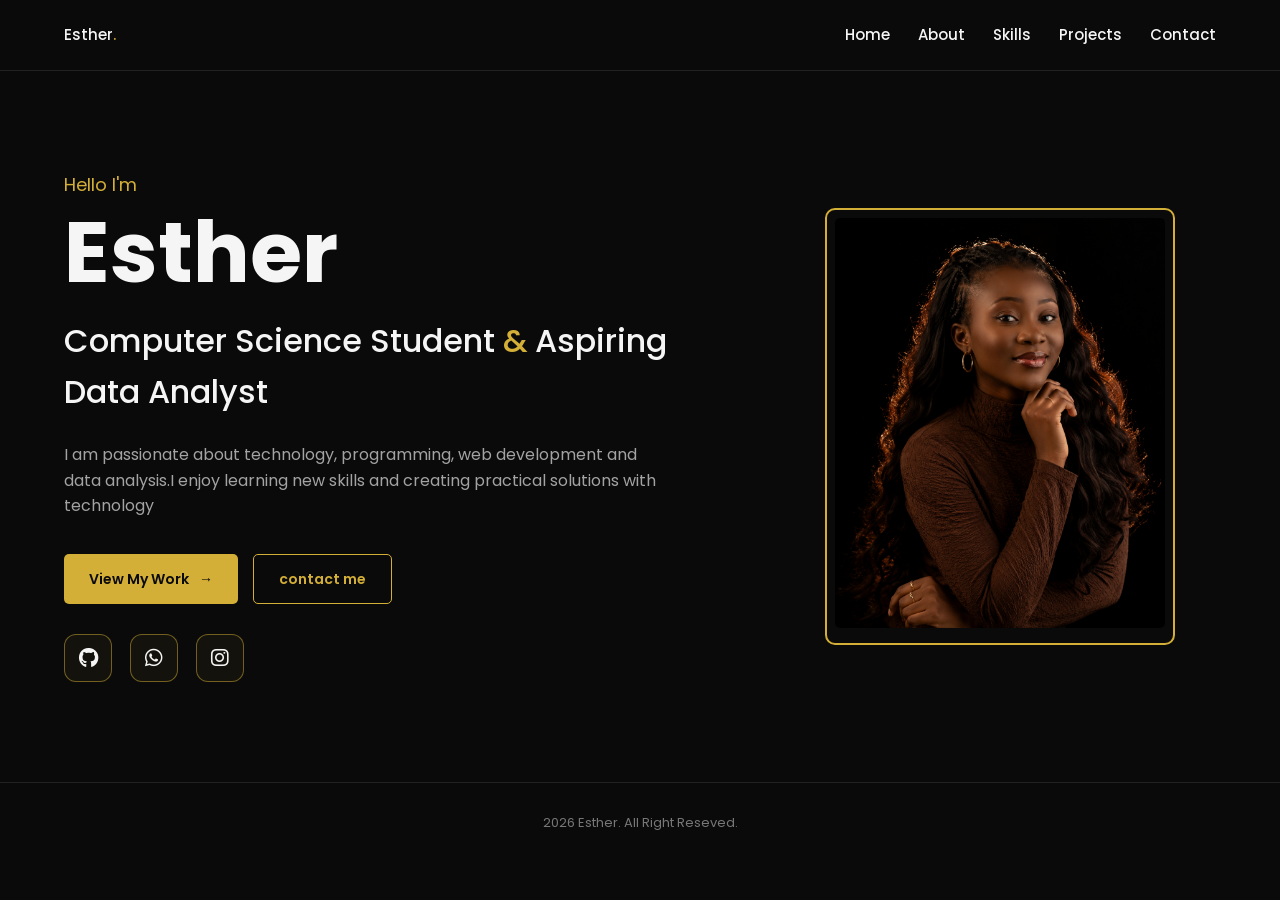
<file: index.html>
<!DOCTYPE html>
<html lang="en">
<head>
    <meta charset="UTF-8">
    <meta name="viewport" content="width=device-width, initial-scale=1.0">
    <title>Esther Computer Science Student</title>
    <!--Google Font-->
    <link rel="preconnect" href="https://fonts.googleapis.com">
    <link rel="preconnect" href="https://fonts.gstatic.com" crossorigin>
    <link href="https://fonts.googleapis.com/css2?family=Poppins:wght@300;400;500;600;700&display=swap" rel="stylesheet">
    <link rel="stylesheet" href="https://cdnjs.cloudflare.com/ajax/libs/font-awesome/6.5.2/css/all.min.css" crossorigin="anonymous" referrerpolicy="no-referrer">
    <!--CSS-->
    <link rel="stylesheet" href="style.css">
</head>
<body>
    <!--NAVIGATION-->
     <header class="header">
        <nav class="navbar">
            <a href="index.html" class="logo">Esther<span>.</span></a>
            <div class="nav-links" id="navLinks">
                    <a href="index.html">Home</a>
                    <a href="about.html">About</a>
                    <a href="skills.html">Skills</a>
                    <a href="projects.html">Projects</a>
                    <a href="contact.html">Contact</a>
            </div>
            <button class="menu-btn" id="menuBtn" aria-label="Toggle navigation menu" aria-controls="navLinks" aria-expanded="false">
                ≡
            </button>
        </nav>

    </header>
     <!--HOME-->
     
     <main>
        
        <section class="hero">
            <div class="hero-container">
                <!--Hero Text-->
                <div class="hero-content">
                    <p class="intro">Hello I'm</p>
                    <h1>Esther</h1>
                    <h2>Computer Science Student<span> & </span>Aspiring Data Analyst</h2>
                    <p class="hero-description">I am passionate about technology, programming, web development and data analysis.I enjoy learning new skills and creating practical solutions with technology</p>
                    <!--Buttons-->
                    <div class="hero-buttons">
                        <a href="projects.html" class="btn primary-btn">View My Work<span>→</span></a>
                        <a href="contact.html" class="btn outline-btn">contact me</a>

                    </div>
                    <!--social links-->
                    <div class="social-links">
                        <a href="https://github.com/" target="_blank" aria-label="GitHub"><i class="fa-brands fa-github"></i></a>
                        <a href="https://wa.me/" target="_blank" aria-label="WhatsApp"><i class="fa-brands fa-whatsapp"></i></a>
                        <a href="https://instagram.com/" target="_blank" aria-label="Instagram"><i class="fa-brands fa-instagram"></i></a>
                    </div>
                </div>
                <!--profile picture-->
                <div class="hero-image">
                    <div class="image-wrapper">
                        <img src="file_00000000ee8c81f4a57d13d362a2f679.png" alt="Esther's profile photo">
                    </div>
                </div>
            </div>
        </section>
 </main>
 <!--FOOTER-->
 <footer class="footer">
    <p>
        2026 Esther. All Right Reseved.
    </p>

 </footer>
 <!--JavaScript-->
 <script src="script.js"></script>
        
    
</body>
</html>
</file>
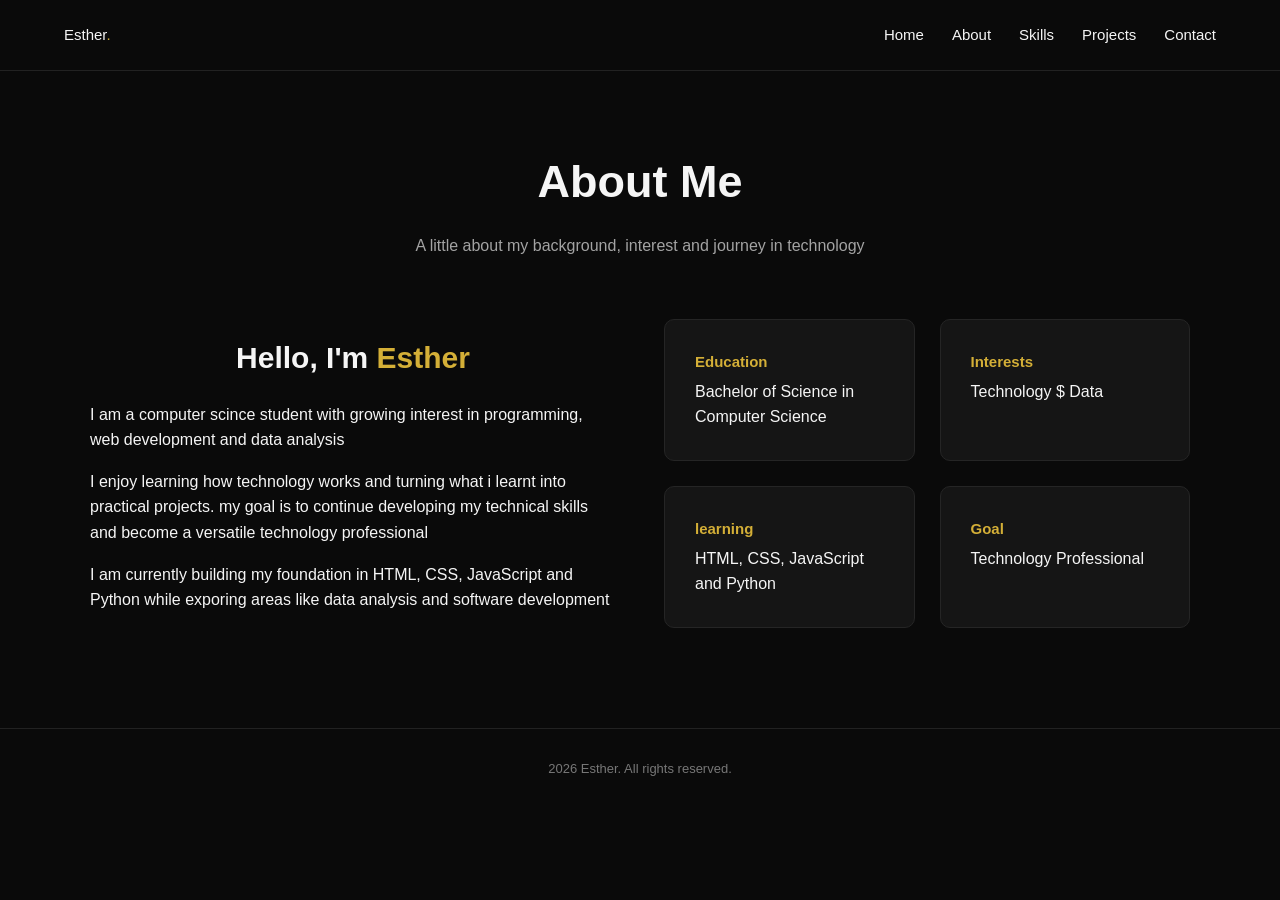
<file: about.html>
<!DOCTYPE html>
<html lang="en">
<head>
    <meta charset="UTF-8">
    <meta name="viewport" content="width=device-width, initial-scale=1.0">
    <title> About Esther</title>
    <link rel="preconnect" href="https://font.googleapis.com">
    <link rel="preconnect" href="https://font.gstatic.com" crossorigin>
    <links= href="https://fonts.googleapis.com/css2?family=Poppins:wght@300;400;500;600;700&display=swap"
    rel="stylesheet">
    <link rel="stylesheet" href="style.css">
</head>
<body class="about-page"> 
    <!--NAVIGATION-->
    <header class="header">
        <nav class="navbar">
            <a href="index.html" class="logo">Esther<span>.</span></a>
            <div class="nav-links" id="navLinks">
                    <a href="index.html">Home</a>
                    <a href="about.html">About</a>
                    <a href="skills.html">Skills</a>
                    <a href="projects.html">Projects</a>
                    <a href="contact.html">Contact</a>
            </div>
            <button class="menu-btn" id="menuBtn" aria-label="Toggle navigation menu" aria-controls="navLinks" aria-expanded="false">
                ≡
            </button>
        </nav>

    </header>
    <!--ABOUT-->
    <main>
    <section class="page-section">
        <h1 class=".page-tittle about-tittle">
            About <span>Me</span>
        </h1>
        <p class="about-intro">A little about my background, interest and journey in technology</p>
        <div class="about-grid">
            <div class="about-text">
                <h2>Hello, I'm <span>Esther</span></h2>
                <p>I am a computer scince student with growing interest in programming, web development and data analysis</p>
                <p> I enjoy learning how technology works and turning what i learnt into practical projects. my goal is to continue developing my technical skills and become a versatile technology professional</p>
                <p>I am currently building my foundation in HTML, CSS, JavaScript and Python while exporing areas like data analysis and software development</p>

            </div>
            <div class="about-info">
                <div class="info-box">
                    <h3>Education</h3>
                    <p>Bachelor of Science in Computer Science</p>
                </div>
                <div class="info-box">
                    <h3>Interests</h3>
                     <p>Technology $ Data</p>
                </div>
                <div class="info-box">
                    <h3>learning</h3>
                    <p> HTML, CSS, JavaScript and Python</p>
                </div>
                <div class="info-box">
                    <h3>
                        Goal
                    </h3>
                    <p> Technology Professional </p>

                </div>
            </div>
         </div>
    </section>
    </main>
    <footer class="footer">
    <p >
        2026 Esther. All rights reserved.
    </p>
    </footer>
    <script src="script.js"></script>
    
</body>
</html>
</file>
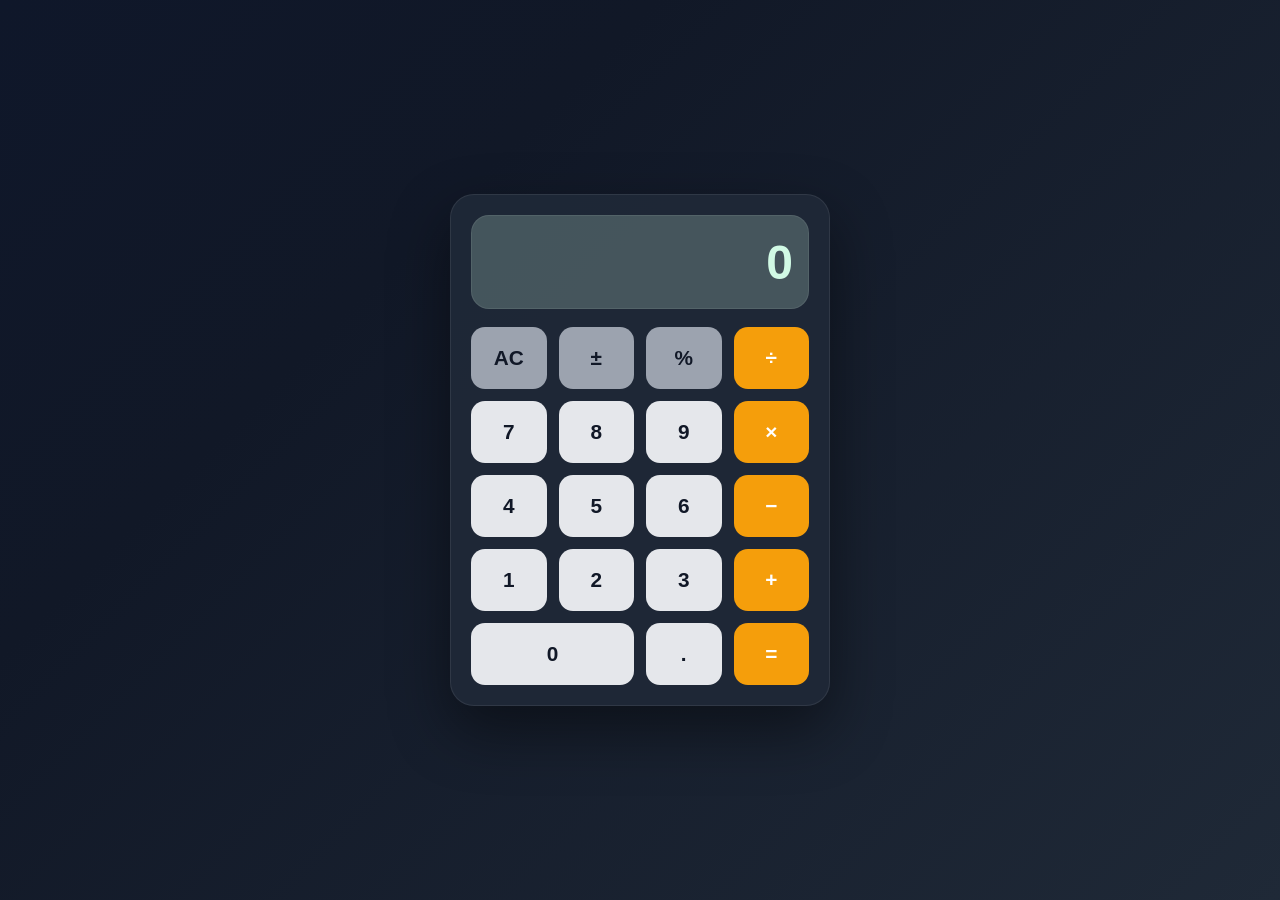
<file: calculator-sketch.html>
<!DOCTYPE html>
<html lang="en">
  <head>
    <meta charset="UTF-8" />
    <meta name="viewport" content="width=device-width, initial-scale=1.0" />
    <title>Calculator Sketch</title>
    <style>
      :root {
        --bg: #111827;
        --panel: #1f2937;
        --panel-alt: #374151;
        --button: #e5e7eb;
        --button-operator: #f59e0b;
        --button-action: #9ca3af;
        --display: #d1fae5;
        --text: #f9fafb;
        --text-dark: #111827;
      }

      * { box-sizing: border-box; }

      body {
        margin: 0;
        min-height: 100vh;
        display: grid;
        place-items: center;
        background: linear-gradient(135deg, #0f172a, #111827 30%, #1f2937);
        font-family: Arial, Helvetica, sans-serif;
      }

      .calculator {
        width: min(92vw, 380px);
        background: rgba(31, 41, 55, 0.95);
        border: 1px solid rgba(255,255,255,0.08);
        border-radius: 24px;
        padding: 20px;
        box-shadow: 0 24px 60px rgba(0,0,0,0.45);
      }

      .display {
        min-height: 94px;
        background: rgba(209, 250, 229, 0.22);
        border: 1px solid rgba(255,255,255,0.08);
        border-radius: 18px;
        display: flex;
        align-items: flex-end;
        justify-content: flex-end;
        padding: 18px 14px;
        margin-bottom: 18px;
        color: var(--display);
        font-size: clamp(2rem, 4vw, 3rem);
        font-weight: 700;
        letter-spacing: 1px;
        overflow: hidden;
      }

      .keys {
        display: grid;
        grid-template-columns: repeat(4, 1fr);
        gap: 12px;
      }

      button {
        appearance: none;
        border: none;
        border-radius: 14px;
        height: 62px;
        font-size: 1.3rem;
        font-weight: 700;
        cursor: pointer;
        transition: transform 0.12s ease, filter 0.12s ease;
      }

      button:hover {
        filter: brightness(1.04);
      }

      button:active {
        transform: translateY(1px) scale(0.99);
      }

      .digit, .decimal {
        background: var(--button);
        color: var(--text-dark);
      }

      .operator {
        background: var(--button-operator);
        color: #fff;
      }

      .action {
        background: var(--button-action);
        color: var(--text-dark);
      }

      .zero {
        grid-column: span 2;
      }
    </style>
  </head>
  <body>
    <div class="calculator" aria-label="calculator sketch">
      <div class="display" id="display">0</div>

      <div class="keys">
        <button class="action">AC</button>
        <button class="action">±</button>
        <button class="action">%</button>
        <button class="operator">÷</button>

        <button class="digit">7</button>
        <button class="digit">8</button>
        <button class="digit">9</button>
        <button class="operator">×</button>

        <button class="digit">4</button>
        <button class="digit">5</button>
        <button class="digit">6</button>
        <button class="operator">−</button>

        <button class="digit">1</button>
        <button class="digit">2</button>
        <button class="digit">3</button>
        <button class="operator">+</button>

        <button class="digit zero">0</button>
        <button class="decimal">.</button>
        <button class="operator">=</button>
      </div>
    </div>

    <script>
      const display = document.getElementById('display');
      const digits = document.querySelectorAll('.digit');
      const decimal = document.querySelector('.decimal');
      const clearBtn = document.querySelector('.action');
      const operators = document.querySelectorAll('.operator');

      digits.forEach((button) => {
        button.addEventListener('click', () => {
          if (display.textContent === '0') {
            display.textContent = button.textContent;
          } else {
            display.textContent += button.textContent;
          }
        });
      });

      decimal.addEventListener('click', () => {
        if (!display.textContent.includes('.')) {
          display.textContent += '.';
        }
      });

      clearBtn.addEventListener('click', () => {
        display.textContent = '0';
      });

      operators.forEach((button) => {
        button.addEventListener('click', () => {
          if (button.textContent === '=') {
            try {
              const expression = display.textContent
                .replace(/×/g, '*')
                .replace(/÷/g, '/')
                .replace(/−/g, '-');
              display.textContent = Function(`"use strict"; return (${expression})`)();
            } catch {
              display.textContent = 'Error';
            }
          } else if (display.textContent !== '0') {
            display.textContent += ` ${button.textContent} `;
          }
        });
      });
    </script>
  </body>
</html>
</file>
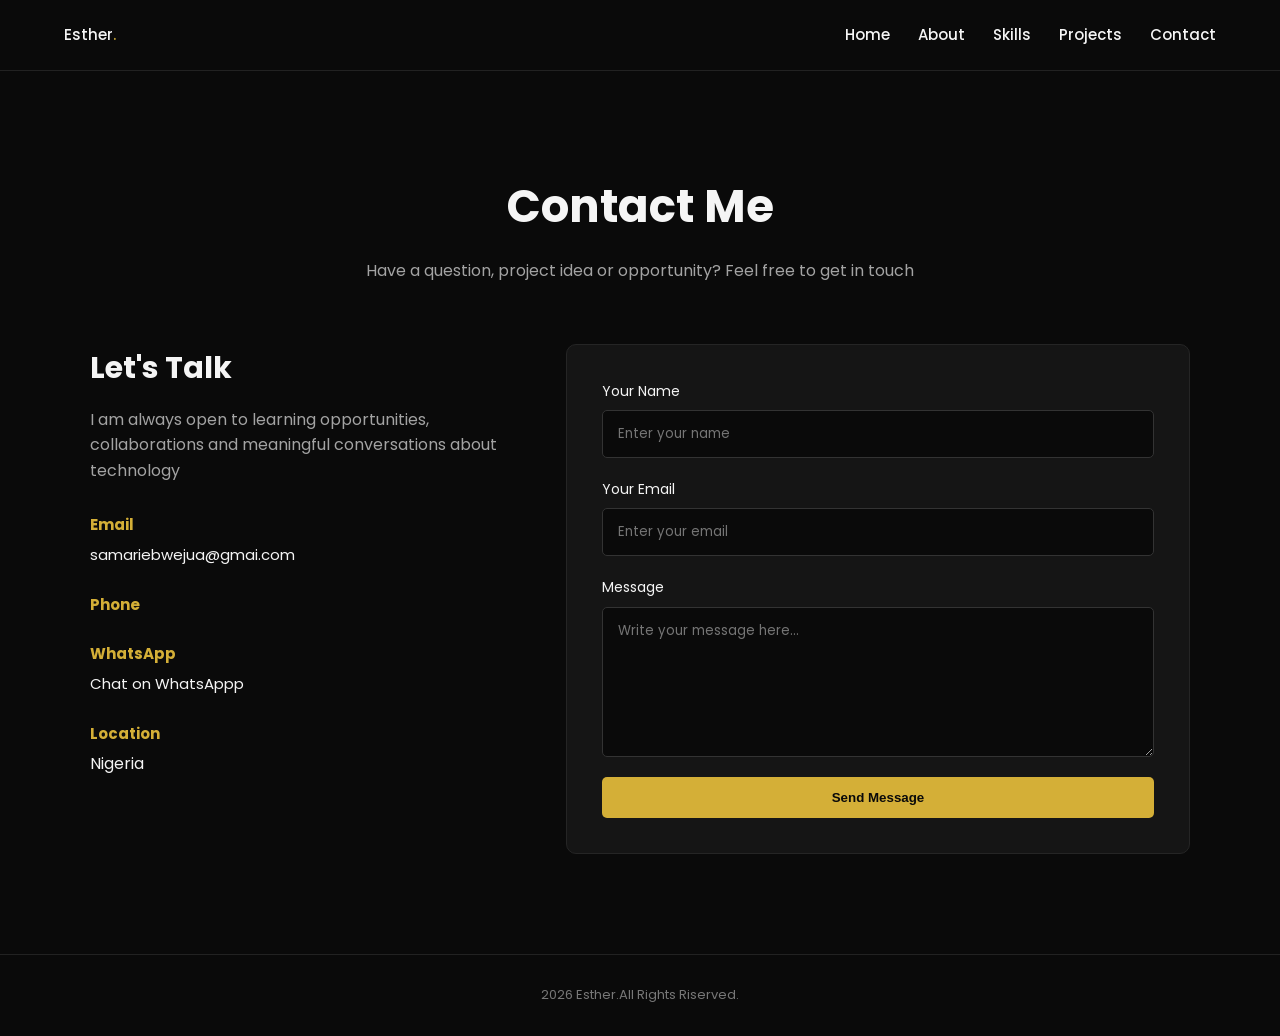
<file: contact.html>
<!DOCTYPE html>
<html lang="en">
<head>
    <meta charset="UTF-8">
    <meta name="viewport" content="width=device-width, initial-scale=1.0">
    <title>Contact Esther</title>
    <link rel="preconnect" href="https://fonts.googleapis.com">
    <link rel="prconnect" href="https://fonts.gstatic.com" crossorigin>
    <link href="https://fonts.googleapis.com/css2?family=Poppins:wght@300;400;500;600;700&display=swap" rel="stylesheet">
    <link rel="stylesheet" href="style.css">
</head>
<body>
    <!--NAVIGATION-->
    <header class="header">
        <nav class="navbar">
        <a href="index.html" class="logo">Esther<span>.</span></a>
        <div class="nav-links" id="navLinks">
                    <a href="index.html">Home</a>
                    <a href="about.html">About</a>
                    <a href="skills.html">Skills</a>
                    <a href="projects.html">Projects</a>
                    <a href="contact.html">Contact</a>
        </div>
            <button class="menu-btn" id="menuBtn" aria-label="Toggle navigation menu" aria-controls="navLinks" aria-expanded="false">
                ≡
            </button>

        </nav>

    </header>
    <!--CONTACT-->
    <main>
        <section class="page-section">
            <h1 class="page-title">Contact Me</h1>
            <p class="page-intro"> Have a question, project idea or opportunity? Feel free to get in touch</p>
            <div class="contact-container">
                <!--contact information-->
                <div class="contact-info">
                    <h2> Let's Talk</h2>
                    <p> I am always open to learning opportunities, collaborations and meaningful conversations about technology</p>
                    <div class="contact-item">
                        <h3>Email</h3>
                        <a href="maito:samariebwejua@gmial.com"> samariebwejua@gmai.com</a>

                    </div>
                    <div class="contact-item">
                        <h3>Phone</h3>
                        <a href="tel:+2349068467359"></a>

                    </div>
                    <div class="contact-item">
                        <h3>WhatsApp</h3>
                        <a href="https://wa.me/2349068467259" target="_blank"> Chat on WhatsAppp</a>

                    </div>
                    <div class="contact-item">
                        <h3>Location</h3>
                        <p>Nigeria</p>

                    </div>

                </div>
                <!--Contact form-->
                <form class="contact-form">
                    <div class="form-group">
                        <label for="name">Your Name</label>
                        <input type="text" id="name" name="name" placeholder="Enter your name" required>

                    </div>
                    <div class="form-group">
                        <label for="email">Your Email</label>
                        <input type="email" id="email" name="email" placeholder="Enter your email" required>

                    </div>
                    <div class="form-group">
                        <label for="message">Message</label>
                        <textarea name="message" id="message" placeholder="Write your message here..." required></textarea>

                    </div>
                    <button type="submit" class="submit-btn">Send Message</button>
                </form>

            </div>

        </section>
    </main>
    <footer class="footer">
        <p>2026 Esther.All Rights Riserved.</p>

    </footer>
    <script src="script.js"></script>
    
</body>
</html>
</file>
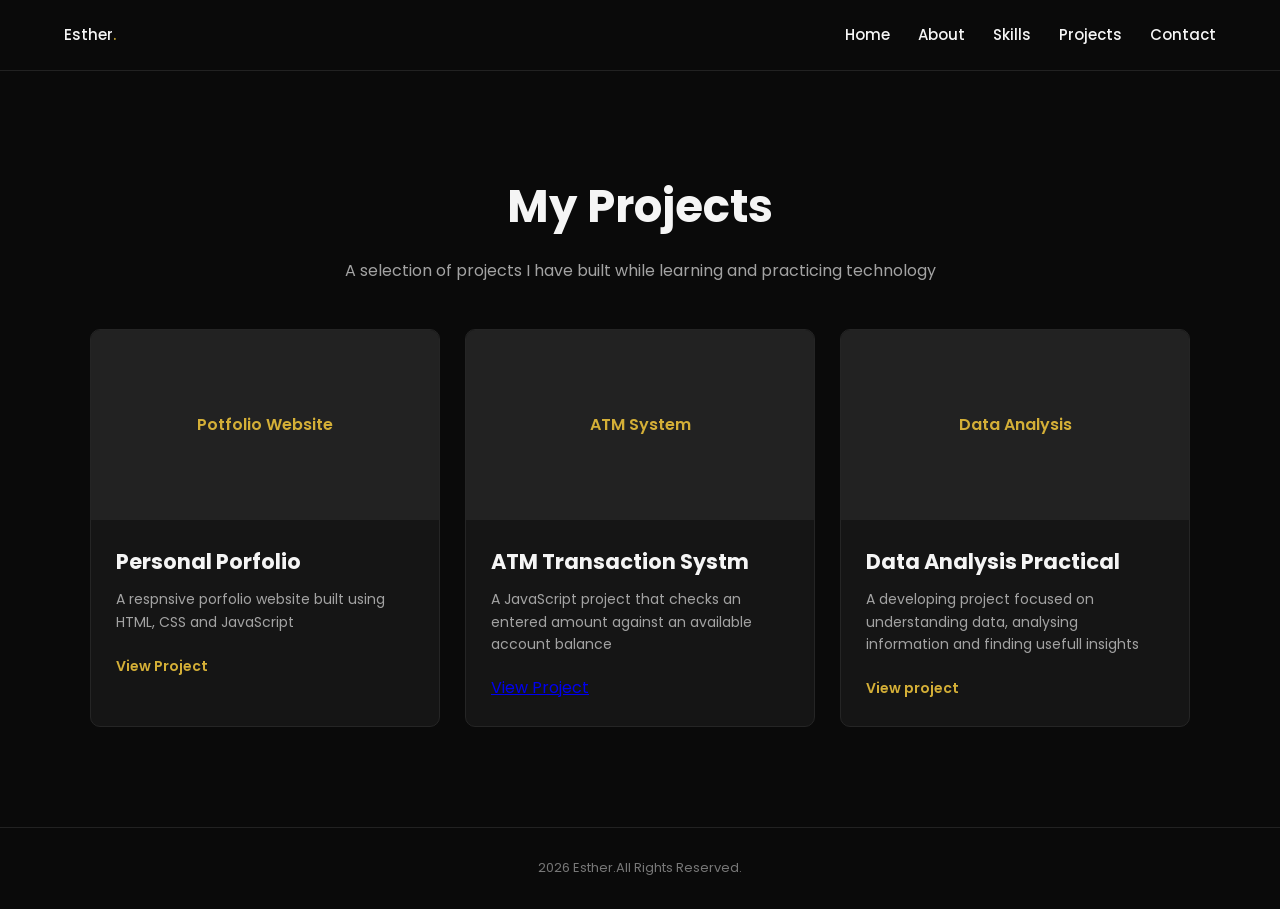
<file: projects.html>
<!DOCTYPE html>
<html lang="en">
<head>
    <meta charset="UTF-8">
    <meta name="viewport" content="width=device-width, initial-scale=1.0">
    <title> Poject Esther</title>
    <link rel="preconnect"
    href="https://font.googleapis.com">
    <link rel="preconnect" href="https://font.gstatic.com" crossorigin>
    <link href="https://fonts.googleapis.com/css2?family=Poppins:wght@300;400;500;600;700&display=swap" rel="stylesheet">
    <link rel="stylesheet" href="style.css">
</head>
<body>
    <!--NAVIGATION-->
    <header class="header">
        <nav class="navbar">
            <a href="index.html" class="logo">Esther<span>.</span></a>
            <div class="nav-links" id="navLinks">
                    <a href="index.html">Home</a>
                    <a href="about.html">About</a>
                    <a href="skills.html">Skills</a>
                    <a href="projects.html">Projects</a>
                    <a href="contact.html">Contact</a>
            </div>
            <button class="menu-btn" id="menuBtn" aria-label="Toggle navigation menu" aria-controls="navLinks" aria-expanded="false">
                ≡
            </button>
        </nav> 

    </header>
    <!--PROJECTS-->
    <main>
        <section class="page-section">
            <h1 class="page-title project-tittle">My <span>Projects</span></h1>
            <p class="project-intro">A selection of projects I have built while learning and practicing technology</p>
            <div class="projects-grid">
                <!-- Project 1-->
                 <div class="project-card">
                    <div class="project-image">
                        Potfolio Website 
                 </div>
                 <div class="project-content">
                    <h3>Personal Porfolio </h3>
                    <p>A respnsive porfolio website built using HTML, CSS and JavaScript</p>
                    <a href="#" class="project-link"> View Project </a>
                    </div>
                </div>
                <!--Project 2-->
                <div class="project-card">
                    <div class="project-image">
                        ATM System
                    </div>
                    <div class="project-content">
                        <h3>ATM Transaction Systm</h3>
                        <p> A JavaScript project that checks an entered amount against an available account balance </p>
                        <a href="#" class="project-links">
                            View Project
                         </a>

                    </div>

                </div>
                <!--Prolect 3-->
                <div class="project-card">
                    <div class="project-image">
                        Data Analysis
                    </div>
                    <div class="project-content">
                        <h3> Data Analysis Practical</h3>
                        <p> A developing project focused on understanding data, analysing information and finding usefull insights</p>
                        <a href="#" class="project-link">View project</a>
                     </div>
                 </div>
                </div>
            </section>
        </main>
                <footer class="footer">
                    <p> 2026 Esther.All Rights Reserved.</p>

                </footer>
                <script src="script.js"></script>
            
</body>
</html>
</file>
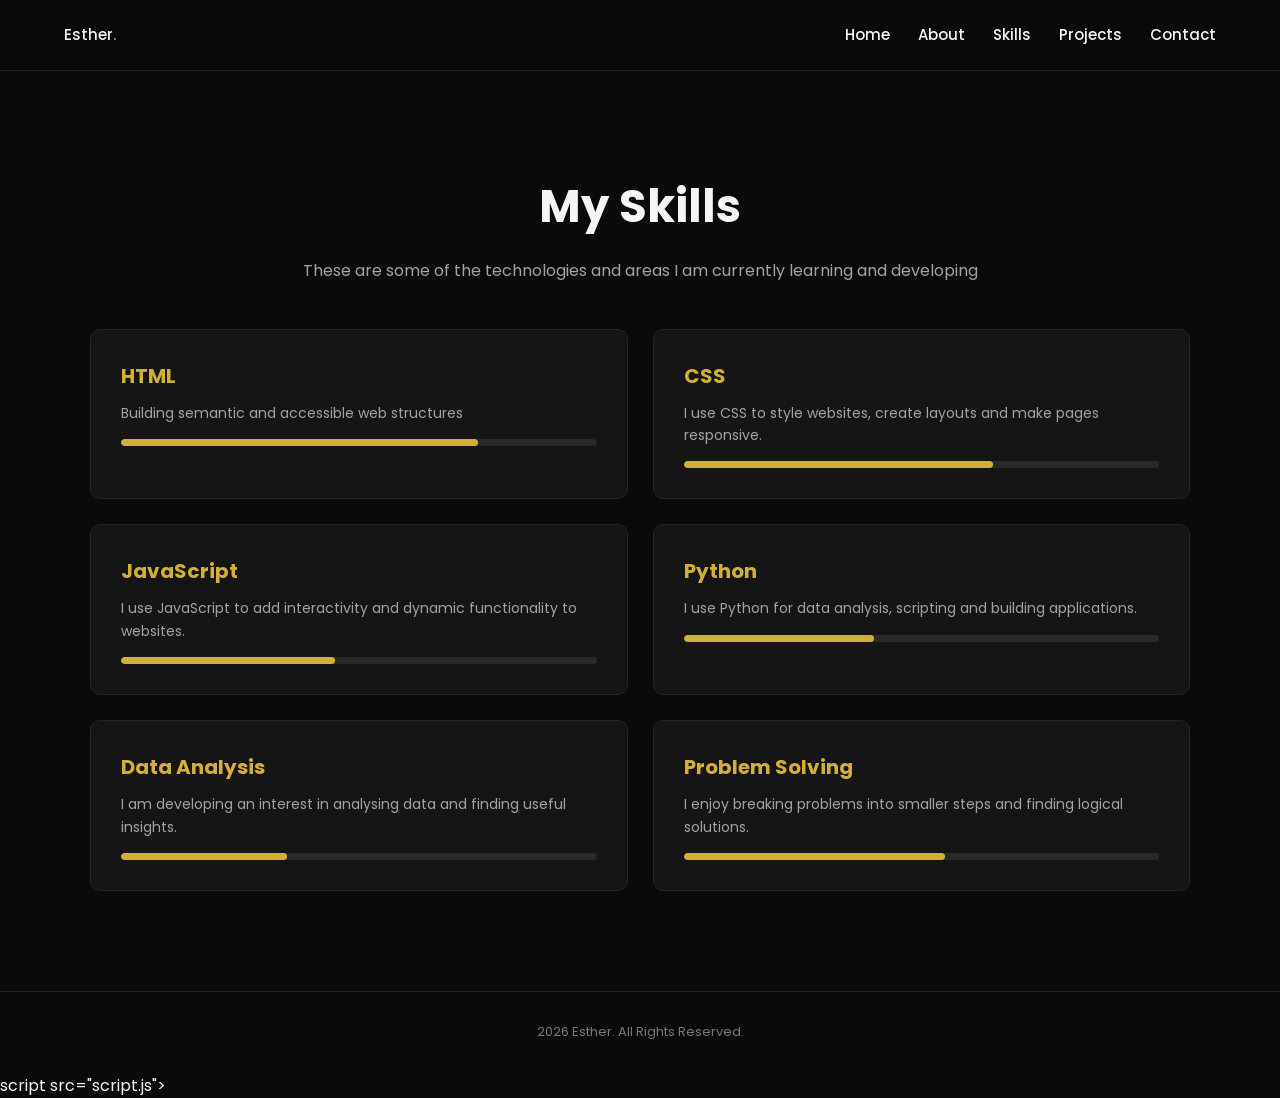
<file: skills.html>
<!DOCTYPE html>
<html lang="en">
<head>
    <meta charset="UTF-8">
    <meta name="viewport" content="width=device-width, initial-scale=1.0">
    <title>Skill Esther</title>
    <link rel="preconnect"
    href="https://font.googleapis.com">
    <link rel="preconnect"href="https://font.gstatic.com" crossorigin>
    <link href="https://fonts.googleapis.com/css2?family=Poppins:wght@300;400;500;600;700&display=swap"
    rel="stylesheet">
    <link rel="stylesheet" href="style.css">
</head>
<body>
    <!--NAVIGATION-->
    <header class="header">
        <nav class="navbar">
            <a href="index.html" class="logo">Esther<span>.</span></a>
            <div class="nav-links" id="navLinks">
                    <a href="index.html">Home</a>
                    <a href="about.html">About</a>
                    <a href="skills.html">Skills</a>
                    <a href="projects.html">Projects</a>
                    <a href="contact.html">Contact</a>
            </div>
            <button class="menu-btn" id="menuBtn" aria-label="Toggle navigation menu" aria-controls="navLinks" aria-expanded="false">
                ≡
            </button>
        </nav>

    </header>
    <!--SKILLS-->
    <main>
        <section class="page-section">
            <h1 class="page-title skill-tittle">My <span>Skills</span></h1>
            <p class="skills-intro">These are some of the technologies and areas I am currently learning and developing</p>
            <div class="skills-container">
                <div class="skill-card">
                    <h3>HTML</h3>
                    <p>Building semantic and accessible web structures</p>
                    <div class="skill-bar">
                        <div class="skill-progress" style="width: 75%;"></div>
                    </div>
                </div>
                <div class="skill-card">
                    <h3>CSS</h3>
                    <p>I use CSS to style websites, create layouts and make pages responsive.</p>
                    <div class="skill-bar">
                        <div class="skill-progress" style="width: 65%;"></div>
                    </div>
                </div>
                <div class="skill-card">
                    <h3>JavaScript</h3>
                    <p>I use JavaScript to add interactivity and dynamic functionality to websites.</p>
                    <div class="skill-bar">
                        <div class="skill-progress" style="width: 45%;"></div>
                    </div>
                </div>
                <div class="skill-card">
                    <h3>Python</h3>
                    <p>I use Python for data analysis, scripting and building applications.</p>
                    <div class="skill-bar">
                        <div class="skill-progress" style="width: 40%;"></div>
                    </div>
                </div>
                <div class="skill-card">
                    <h3>Data Analysis</h3>
                    <p>I am developing an interest in analysing data and finding useful insights.</p>
                    <div class="skill-bar">
                        <div class="skill-progress" style="width: 35%;"></div>
                    </div>
                </div>
                <div class="skill-card">
                    <h3>Problem Solving</h3>
                    <p>I enjoy breaking problems into smaller steps and finding logical solutions.</p>
                    <div class="skill-bar">
                        <div class="skill-progress" style="width: 55%;"></div>
                    </div>
                </div>
        </section>
    </main>
    <footer class="footer">
        <p> 2026 Esther. All Rights Reserved.</p>
    </footer>
    script src="script.js"></script>
</body>
</html>
</file>
<file: style.css>
/* GENERAL SETTING */
* {
    margin: 0;
    padding: 0;
    box-sizing: border-box;
}
html {
    scroll-behavior: smooth;
}
body {
    font-family: 'Poppins' , sans-serif;
    background-color: #0a0a0a;
    color: #f5f5f5;
    line-height: 1.6;
}
/* COLORS */
/*
Main background: #0a0a0a
Dark sections: #111111
Cards:         #151515
Gold:          #d4af37
Main text:     #f5f5f5
Muted text:    #a3a3a3
*/
.header {
    width: 100%;
    background-color: #0a0a0a;
    border-bottom: 1px solid #222;
    position: sticky;
    top: 0;
    z-index: 1000;
}
.navbar {
    width: min(90%, 1200px);
    max-width: 1200px;
    padding: 0;
    margin: 0 auto;
    display: flex;
    justify-content: space-between;
    align-items: center;
    height: 70px;
    list-style: none;
    position: relative;
}
/* Logo */
.logo {
    text-decoration: none;
    font-size: 28px;
    font-weight: 700;
}
.logo span {
    color: #d4af37;
}
/* Navigation links */
.nav-links {
    display: flex;
    align-items: center;
    gap: 28px;
}
.navbar a {
    text-decoration: none;
    color: #f5f5f5;
    font-size: 15px;
    font-weight: 500;
    transition: 0.3s ease;
}
.navbar a:hover,
.navbar a.active {
    color: #d4af37;
}
/* Mobile menu bar */
.menu-btn {
    display: none;
    background: none;
    border:none ;
    color: #f5f5f5;
    font-size: 28px;
    cursor: pointer;
}
/* HOME / HERO SECTION */
.hero-container {
    width: min(90%, 1200px);
    max-width: 1200px;
    margin: auto;
    display: grid;
    grid-template-columns: minmax(0, 1.2fr) minmax(0, 0.8fr);
    align-items: center;
    gap: clamp(30px, 6vw, 70px);
}
.hero {
    padding: clamp(50px, 8vw, 100px) 0;
}
/* Hero text */

.intro {
    color: #d4af37;
    font-size: 18px;
    margin-bottom: 10px;
}
.hero-content h1 {
    font-size: clamp(50px, 8vw, 85px);
    line-height: 1;
    margin-bottom: 20px;
}
.hero-content h2 {
    font-size: clamp(22px, 3vw, 32px);
    font-weight: 500;
    color: #f5f5f5;
    margin-bottom: 25px;
    overflow-wrap: anywhere;
}
.hero-content h2 span {
    color: #d4af37;
}
.hero-description {
    max-width: 600px;
    color: #a3a3a3;
    font-size: 16px;
    margin-bottom: 35px;
}
/* BUTTONS */
.hero-buttons {
    display: flex;
    gap: 15px;
    margin-bottom: 30px;
    flex-wrap: wrap;
}
.btn {
    display: inline-flex;
    align-items: center;
    gap: 10px;
    text-decoration: none;
    padding: 13px 25px;
    border-radius: 5px;
    font-size: 14px;
    font-weight: 600;
    transition: 0.3s ease;
}
.primary-btn {
    background-color: #d4af37;
    color: #0a0a0a;
}
.outline-btn {
    border: 1px solid #d4af37;
    color: #d4af37;
}
.outline-btn:hover {
    background-color: #d4af37;
    color: #0a0a0a;
}
.prinary-btn:hover {
transform: translateY(-3px);
background-color: #e5c65c;
}
.secondary-btn:hover {
background-color: #d4af37;
color: #0a0a0a;
}
/* SOCIAL LINKS */
.social-links {
    display: flex;
    gap: 18px;
    flex-wrap: wrap;
}
.social-links a {
    width: 48px;
    height: 48px;
    display: inline-flex;
    align-items: center;
    justify-content: center;
    border: 1px solid rgba(212, 175, 55, 0.5);
    border-radius: 12px;
    background: rgba(212, 175, 55, 0.05);
    color: #f5f5f5;
    text-decoration: none;
    font-size: 20px;
    transition: 0.3s ease;
}
.social-links a:hover {
    color: #0a0a0a;
    background: #d4af37;
    transform: translateY(-3px);
}
/* PROFILE IMAGE */
.hero-image {
    display: flex;
    justify-content: center;
}
.image-wrapper {
    width: min(350px, 100%);
    aspect-ratio: 35 / 43;
    padding: 8px;
    border: 2px solid #d4af37;
    border-radius: 10px;
    position: relative;
}
image-wrapper::before {
    content: "";
    position: absolute;
    width: 100%;
    height: 100%;
    border: 1px solid #d4af37;
    top: 15px;
    left: 15px;
    border-radius: 10px;
    z-index: -1;
}
.image-wrapper img {
    width: 100%;
    height: 100%;
    object-fit: cover;
    border-radius: 5px;
}
/*  GENERAL PAGE SECTION */
.page-section {
    width: min(90%, 1100px);
    margin: 0 auto;
    padding: clamp(55px, 8vw, 100px) 0;
}
.page-section h1 {
    text-align: center;
    text-decoration: none;
    font-size: clamp(32px, 5vw, 45px);
    margin-bottom: 15px;
}
.page-intro {
    text-align: center;
    max-width: 700px;
    margin: 0 auto 60px;
    color: #a3a3a3;
}
/* ABOUT PAGE */
.about-grid {
    display: grid;
    grid-template-columns: minmax(0, 1fr) minmax(0, 1fr);
    gap: clamp(32px, 5vw, 48px);
    align-items: center;
}   
.about-text p + p {
    margin-top: 16px;
}
.about-text h2 span {
    color: #d4af37;
}
.about-text h2 {
    font-size: 30px;
    margin-bottom: 20px;
    align-items: center;
    text-align: center;
    color: #f5f5f5;
}
.about-text h1 span {
    color: #a3a3a3;
    margin-bottom:  20px
}
.about-info {
    display: grid;
    grid-template-columns: repeat(2, minmax(0, 1fr));
    gap: 25px;
}
.info-box {
    background-color: #151515;
    border: 1px solid #252525;
    padding: 30px;
    border-radius: 10px;
}
.info-box h3 {
    color: #d4af37;
    font-size: 15px;
    margin-bottom: 5px;
}
.info-box p {
    margin: 0;
    color: #f5f5f5;
}
/* SKILLS PAGE */
.skills-container {
    display: grid;
    grid-template-columns: repeat(2, minmax(0, 1fr));
    gap: 25px;
}
.skill-card {
    background-color: #151515;
    border: 1px solid #252525;
    padding: 30px;
    border-radius: 10px;
    transition: 0.3s ease;
}
.skill-card:hover {
    transform: translateY(-5px);
    border-color: #d4af37;
}
.skill-card h3 {
    color: #d4af37;
    font-size: 20px;
    margin-bottom: 10px;
}
.skill-card p {
    color: #a3a3a3;
    font-size: 14px;
}
/*skill bar*/
.skill-bar {
    width: 100%;
    height: 7px;
    background-color: #292929;
    border-radius: 20px;
    margin-top: 15px;
    overflow: hidden;
}
.skill-progress {
    height: 100%;
    background-color: #d4af37;
    border-radius: 20px;
}
/* PROJECTS PAGE */
.projects-grid {
    display: grid;
    grid-template-columns: repeat(auto-fit, minmax(min(100%, 280px), 1fr));
    gap: 25px;
}
project p{
    padding-bottom: 7px;
    margin-bottom: 15px;

}
.project-card {
    background-color: #151515;
    border: 1px solid #252525;
    border-radius: 10px;
    overflow: hidden;
    transition: 0.3s ease;
}
.project-card:hover {
    transform: translateY(-8px);
    border-color: #d4af37;
}
.project-image {
    height: 190px;
    background-color: #222;
    display: flex;
    justify-content: center;
    align-items: center;
    color: #d4af37;
    font-weight: 600;
}
.project-content {
    padding: 25px;
}
.project-content h3 {
    font-size: 21px;
    margin-bottom: 10px;
}
.project-content p {
    color: #a3a3a3;
    font-size: 14px;
    margin-bottom: 20px;
}
.project-link {
    color: #d4af37;
    text-decoration: none;
    font-size: 14px;
    font-weight: 600;
}
/* CONTACT PAGE */
.contact-container {
    display: grid;
    grid-template-columns: minmax(0, 0.8fr) minmax(0, 1.2fr);
    gap: clamp(25px, 5vw, 60px);
}
.contact-info h2 {
    font-size: 30px;
    margin-bottom: 15px;
}
.contact-info > p {
    color: #a3a3a3;
    margin-bottom: 30px;
}
.contact-item {
    margin-bottom: 25px;
}
.contact-item h3 {
    font-size: 15px;
    color: #d4af37;
    margin-bottom: 5px;
}
.contact-item a {
    color: #f5f5f5;
    text-decoration: none;
    font-size: 15px;
}
.h1 {
    color: #d4af37;
}
.contact-item a:hover {
    color: #d4af37;
}
/* Contact form */
.contact-form {
    min-width: 0;
    background-color: #151515;
    padding: 35px;
    border-radius: 10px;
    border: 1px solid #252525;
}
.form-group {
    margin-bottom: 20px;
}
.form-group label {
    display: block;
    margin-bottom: 8px;
    font-size: 14px;
}
.form-group input,
.form-group textarea {
    display: block;
    width: 100%;
    padding: 13px 15px;
    border-radius: 5px;
    border: 1px solid #333;
    background-color: #0a0a0a;
    color: #f5f5f5;
    font-family: inherit;
    outline: none;
}
.form-group input:focus,
.form-group textarea:focus {
    border-color: #d4af37;
}
.form-group textarea {
    height: 150px;
    resize: vertical;
}
.submit-btn {
    width: 100%;
    background-color: #d4af37;
    color: #0a0a0a;
    padding: 13px;
    border: none;
    border-radius: 5px;
    font-weight: 700;
    cursor: pointer;
    transition: 0.3s ease;
}
.submit-btn:hover {
    background-color: #e5c65c;
}
/* FOOTER */
.footer {
    padding: 30px;
    border-top: 1px solid #222;
    text-align: center;
    color: #777;
    font-size: 13px;
}
/* RESPONSIVE DESIGN */
/* Tablets */
@media (max-width: 900px) {
    .hero-container {
        grid-template-columns: 1fr;
        text-align: center;
    }
    .hero-content {
        order: 2;
    }
    .hero-image {
        order: 1;
    }
    .hero-description {
        margin-left: auto;
        margin-right: auto;
    }
    .hero-buttons,
    .social-links {
        justify-content: center;
    }
    .about-grid {
        grid-template-columns: 1fr;
    }
    .contact-container {
        grid-template-columns: 1fr;
    }
}
/* Compact navigation for tablets and phones */
@media (max-width: 760px) {
    .menu-btn {
        display: block;
        padding: 4px 8px;
    }
    .nav-links {
        position: absolute;
        top: 100%;
        left: 0;
        right: 0;
        background-color: #111111;
        flex-direction: column;
        gap: 0;
        display: none;
        border-top: 1px solid #333;
        z-index: 1001;
        box-shadow: 0 12px 20px rgb(0 0 0 / 25%);
    }
    .nav-links.show {
        display: flex;
    }
    .nav-links a {
        display: block;
        width: 100%;
        padding: 12px 16px;
        text-align: center;
    }
}
@media (max-width: 520px) {
    .navbar,
    .hero-container,
    .page-section {
        width: 92%;
    }
    .navbar {
        height: 64px;
    }
    .logo {
        font-size: 25px;
    }
    .hero-container {
        gap: 35px;
    }
    .hero-content h1 {
        font-size: clamp(44px, 14vw, 60px);
    }
    .hero-content h2 {
        font-size: clamp(20px, 6vw, 24px);
    }
    .hero-buttons {
        align-items: stretch;
        flex-direction: column;
    }
    .hero-buttons .btn {
        justify-content: center;
    }
    .social-links {
        flex-wrap: wrap;
        gap: 16px;
    }
    .about-info {
        grid-template-columns: 1fr;
    }
    .skills-container {
        grid-template-columns: 1fr;
    }
    .info-box,
    .skill-card,
    .project-content {
        padding: 20px;
    }
    .contact-form {
        padding: clamp(18px, 5vw, 25px);
    }
    .footer {
        padding: 24px 16px;
    }
}








/* Adjust only the about page heading and introduction */
.about-tittle {
    margin-top: -25px;
    text-align: center;
}
.about-intro {
    text-align: center;
    width: 100%;
    max-width: 700px;
    margin: 0 auto 60px;
    color: #a3a3a3;
}





/* Adjust only the skill page heading and introduction */
.skill-tittle {
    margin-top: -25;
    text-align: center;
}
.skills-intro {
    text-align: center;
    max-width: 700px;
    margin: 0 auto 45px;
    color: #a3a3a3;
}






/* Adjust only the project page heading and introduction */
.project-tittle {
    margin-top: -25;
    text-align:center ;
}
.project-intro {
    text-align: center;
    max-width: 700px;
    margin: 0 auto 45px;
    color: #a3a3a3;
}
</file>
